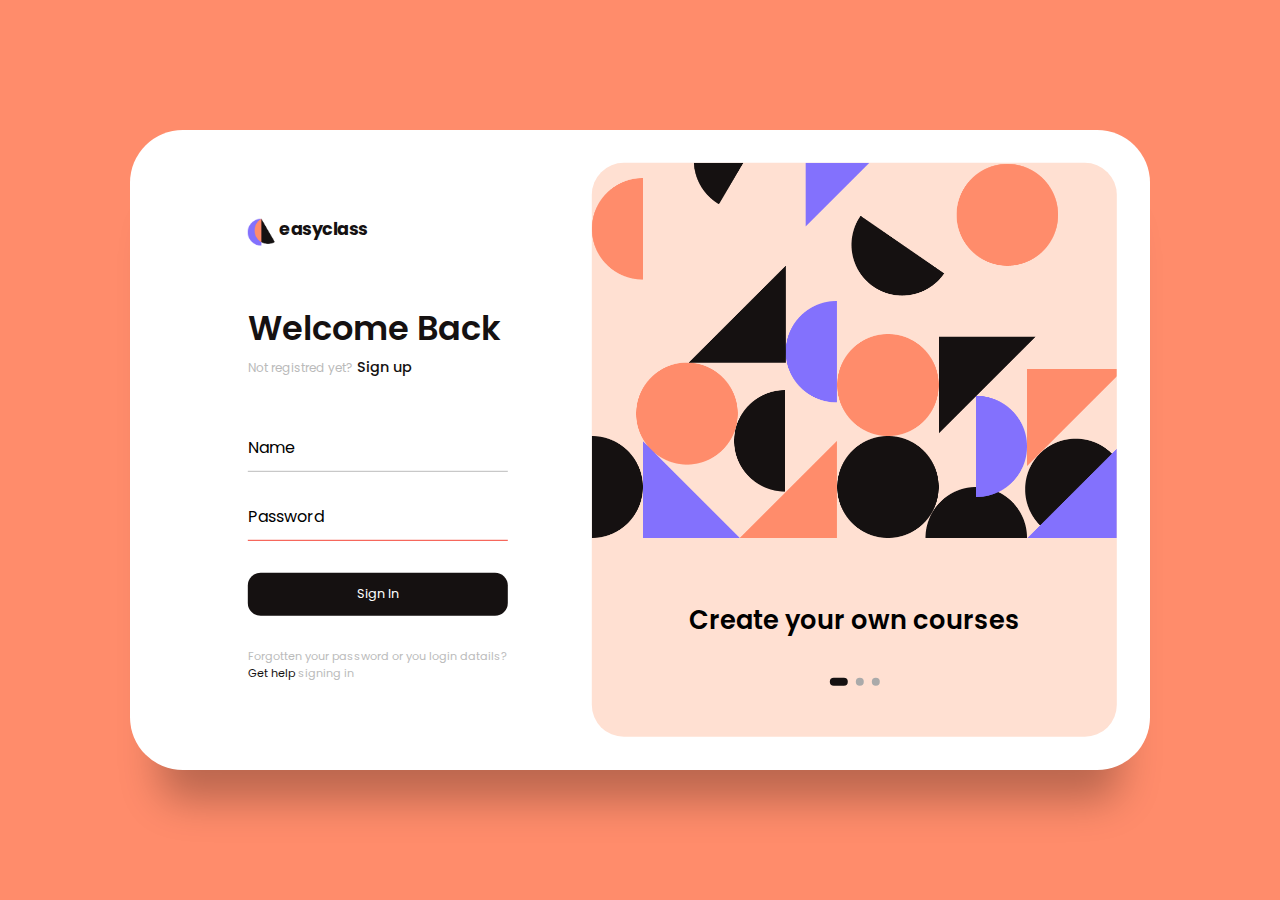
<file: Login page/login.html>
<!DOCTYPE html>
<html lang="en">
  <head>
    <meta charset="UTF-8" />
    <meta http-equiv="X-UA-Compatible" content="IE=edge" />
    <meta name="viewport" content="width=device-width, initial-scale=1.0" />
    <title>Sign in & Sign up Form</title>
    <link rel="stylesheet" href="login.css" />
  </head>
  <body>
    <main>
      <div class="box">
        <div class="inner-box">
          <div class="forms-wrap">
            <form action="index.html" autocomplete="off" class="sign-in-form">
              <div class="logo">
                <img src="./img/logo.png" alt="easyclass" />
                <h4>easyclass</h4>
              </div>

              <div class="heading">
                <h2>Welcome Back</h2>
                <h6>Not registred yet?</h6>
                <a href="#" class="toggle">Sign up</a>
              </div>

              <div class="actual-form">
                <div class="input-wrap">
                  <input
                    type="text"
                    minlength="4"
                    class="input-field"
                    autocomplete="off"
                    required
                  />
                  <label>Name</label>
                </div>

                <div class="input-wrap">
                  <input
                    type="password"
                    minlength="4"
                    class="input-field"
                    autocomplete="off"
                    required
                  />
                  <label>Password</label>
                </div>

                <input type="submit" value="Sign In" class="sign-btn" />

                <p class="text">
                  Forgotten your password or you login datails?
                  <a href="#">Get help</a> signing in
                </p>
              </div>
            </form>

            <form action="index.html" autocomplete="off" class="sign-up-form">
              <div class="logo">
                <img src="./img/logo.png" alt="easyclass" />
                <h4>easyclass</h4>
              </div>

              <div class="heading">
                <h2>Get Started</h2>
                <h6>Already have an account?</h6>
                <a href="#" class="toggle">Sign in</a>
              </div>

              <div class="actual-form">
                <div class="input-wrap">
                  <input
                    type="text"
                    minlength="4"
                    class="input-field"
                    autocomplete="off"
                    required
                  />
                  <label>Name</label>
                </div>

                <div class="input-wrap">
                  <input
                    type="email"
                    class="input-field"
                    autocomplete="off"
                    required
                  />
                  <label>Email</label>
                </div>

                <div class="input-wrap">
                  <input
                    type="password"
                    minlength="4"
                    class="input-field"
                    autocomplete="off"
                    required
                  />
                  <label>Password</label>
                </div>

                <input type="submit" value="Sign Up" class="sign-btn" />

                <p class="text">
                  By signing up, I agree to the
                  <a href="#">Terms of Services</a> and
                  <a href="#">Privacy Policy</a>
                </p>
              </div>
            </form>
          </div>

          <div class="carousel">
            <div class="images-wrapper">
              <img src="./img/image1.png" class="image img-1 show" alt="" />
              <img src="./img/image2.png" class="image img-2" alt="" />
              <img src="./img/image3.png" class="image img-3" alt="" />
            </div>

            <div class="text-slider">
              <div class="text-wrap">
                <div class="text-group">
                  <h2>Create your own courses</h2>
                  <h2>Customize as you like</h2>
                  <h2>Invite students to your class</h2>
                </div>
              </div>

              <div class="bullets">
                <span class="active" data-value="1"></span>
                <span data-value="2"></span>
                <span data-value="3"></span>
              </div>
            </div>
          </div>
        </div>
      </div>
    </main>

    <!-- Javascript file -->

    <script src="login.js"></script>
  </body>
</html>
</file>
<file: Login page/login.css>
@import url("https://fonts.googleapis.com/css2?family=Poppins:wght@200;300;400;500;600;700;800&display=swap");

*,
*::before,
*::after {
  padding: 0;
  margin: 0;
  box-sizing: border-box;
}

body,
input {
  font-family: "Poppins", sans-serif;
}

main {
  width: 100%;
  min-height: 100vh;
  overflow: hidden;
  background-color: #ff8c6b;
  padding: 2rem;
  display: flex;
  align-items: center;
  justify-content: center;
}

.box {
  position: relative;
  width: 100%;
  max-width: 1020px;
  height: 640px;
  background-color: #fff;
  border-radius: 3.3rem;
  box-shadow: 0 60px 40px -30px rgba(0, 0, 0, 0.27);
}

.inner-box {
  position: absolute;
  width: calc(100% - 4.1rem);
  height: calc(100% - 4.1rem);
  top: 50%;
  left: 50%;
  transform: translate(-50%, -50%);
}

.forms-wrap {
  position: absolute;
  height: 100%;
  width: 45%;
  top: 0;
  left: 0;
  display: grid;
  grid-template-columns: 1fr;
  grid-template-rows: 1fr;
  transition: 0.8s ease-in-out;
}

form {
  max-width: 260px;
  width: 100%;
  margin: 0 auto;
  height: 100%;
  display: flex;
  flex-direction: column;
  justify-content: space-evenly;
  grid-column: 1 / 2;
  grid-row: 1 / 2;
  transition: opacity 0.02s 0.4s;
}

form.sign-up-form {
  opacity: 0;
  pointer-events: none;
}

.logo {
  display: flex;
  align-items: center;
}

.logo img {
  width: 27px;
  margin-right: 0.3rem;
  transition: transform 0.3s ease;
}

.logo:hover img {
  transform: rotate(360deg);
}

.logo h4 {
  font-size: 1.1rem;
  margin-top: -9px;
  letter-spacing: -0.5px;
  color: #151111;
}

.heading h2 {
  font-size: 2.1rem;
  font-weight: 600;
  color: #151111;
}

.heading h6 {
  color: #bababa;
  font-weight: 400;
  font-size: 0.75rem;
  display: inline;
}

.toggle {
  color: #151111;
  text-decoration: none;
  font-size: 0.9rem;
  font-weight: 500;
  transition: all 0.3s ease;
  position: relative;
}

.toggle::after {
  content: '';
  position: absolute;
  width: 0;
  height: 2px;
  bottom: -2px;
  left: 0;
  background-color: #151111;
  transition: width 0.3s ease;
}

.toggle:hover::after {
  width: 100%;
}

.toggle:hover {
  color: #8371fd;
}

.input-wrap {
  position: relative;
  height: 37px;
  margin-bottom: 2rem;
  transition: all 0.3s ease;
}

.input-field {
  position: absolute;
  width: 100%;
  height: 100%;
  background: none;
  border: none;
  outline: none;
  border-bottom: 1px solid #bbb;
  padding: 0;
  font-size: 0.95rem;
  color: #151111;
  transition: all 0.3s ease;
}

.input-field.active {
  border-bottom-color: #151111;
  animation: inputFocus 0.3s ease;
}

@keyframes inputFocus {
  0% { transform: scale(1); }
  50% { transform: scale(1.02); }
  100% { transform: scale(1); }
}

.input-field.active + label {
  font-size: 0.75rem;
  top: -2px;
}

.sign-btn {
  display: inline-block;
  width: 100%;
  height: 43px;
  background-color: #151111;
  color: #fff;
  border: none;
  cursor: pointer;
  border-radius: 0.8rem;
  font-size: 0.8rem;
  margin-bottom: 2rem;
  transition: all 0.3s ease;
  position: relative;
  overflow: hidden;
}

.sign-btn:hover {
  background-color: #383838;
  transform: translateY(-2px);
  box-shadow: 0 5px 15px rgba(0, 0, 0, 0.3);
}

.ripple {
  position: absolute;
  background: rgba(255, 255, 255, 0.3);
  border-radius: 50%;
  transform: scale(0);
  animation: ripple 0.6s linear;
  pointer-events: none;
}

@keyframes ripple {
  to {
    transform: scale(4);
    opacity: 0;
  }
}

.input-field[type="email"]:valid,
.input-field[type="password"]:valid {
  border-bottom-color: #4CAF50;
}

.input-field[type="email"]:invalid:not(:placeholder-shown),
.input-field[type="password"]:invalid:not(:placeholder-shown) {
  border-bottom-color: #f44336;
}

.text {
  color: #bbb;
  font-size: 0.7rem;
}

.text a {
  text-decoration: none;
  color: #151111;
  transition: all 0.3s ease;
}

.text a:hover {
  color: #ff8c6b;
}

main.sign-up-mode form.sign-in-form {
  opacity: 0;
  pointer-events: none;
}

main.sign-up-mode form.sign-up-form {
  opacity: 1;
  pointer-events: all;
}

main.sign-up-mode .forms-wrap {
  left: 55%;
}

main.sign-up-mode .carousel {
  left: 0%;
}

.carousel {
  position: absolute;
  height: 100%;
  width: 55%;
  left: 45%;
  top: 0;
  background-color: #ffe0d2;
  border-radius: 2rem;
  display: grid;
  grid-template-rows: auto 1fr;
  padding-bottom: 2rem;
  overflow: hidden;
  transition: 0.8s ease-in-out;
  animation: fadeIn 1s ease;
}

@keyframes fadeIn {
  from { opacity: 0; transform: translateY(20px); }
  to { opacity: 1; transform: translateY(0); }
}

.images-wrapper {
  display: grid;
  grid-template-columns: 1fr;
  grid-template-rows: 1fr;
}

.image {
  width: 100%;
  grid-column: 1/2;
  grid-row: 1/2;
  opacity: 0;
  transition: opacity 0.5s ease-in-out, transform 0.5s ease-in-out;
}

.img-1 {
  transform: translate(0, -50px);
}

.img-2 {
  transform: scale(0.4, 0.5);
}

.img-3 {
  transform: scale(0.3) rotate(-20deg);
}

.image.show {
  opacity: 1;
  transform: none;
  animation: slideIn 0.5s ease-in-out;
}

@keyframes slideIn {
  from {
    opacity: 0;
    transform: translateX(50px);
  }
  to {
    opacity: 1;
    transform: translateX(0);
  }
}

.text-slider {
  display: flex;
  align-items: center;
  justify-content: center;
  flex-direction: column;
}

.text-wrap {
  max-height: 2.2rem;
  overflow: hidden;
  margin-bottom: 2.5rem;
}

.text-group {
  display: flex;
  flex-direction: column;
  text-align: center;
  transform: translateY(0);
  transition: 0.5s;
}

.text-group h2 {
  line-height: 2.2rem;
  font-weight: 600;
  font-size: 1.6rem;
}

.bullets {
  display: flex;
  align-items: center;
  justify-content: center;
}

.bullets span {
  display: block;
  width: 0.5rem;
  height: 0.5rem;
  background-color: #aaa;
  margin: 0 0.25rem;
  border-radius: 50%;
  cursor: pointer;
  transition: all 0.3s ease;
}

.bullets span:hover {
  transform: scale(1.2);
  background-color: #151111;
}

.bullets span.active {
  width: 1.1rem;
  background-color: #151111;
  border-radius: 1rem;
}

.forms-wrap form {
  transform: translateX(0);
  transition: transform 0.6s ease-in-out, opacity 0.5s ease-in-out;
}

.forms-wrap form.sign-up-form {
  transform: translateX(100%);
}

main.sign-up-mode .forms-wrap form.sign-up-form {
  transform: translateX(0%);
}

main.sign-up-mode .forms-wrap form.sign-in-form {
  transform: translateX(-100%);
}

@media (max-width: 850px) {
  .box {
    height: auto;
    max-width: 550px;
    overflow: hidden;
  }

  .inner-box {
    position: static;
    transform: none;
    width: revert;
    height: revert;
    padding: 2rem;
  }

  .forms-wrap {
    position: revert;
    width: 100%;
    height: auto;
  }

  form {
    max-width: revert;
    padding: 1.5rem 2.5rem 2rem;
    transition: transform 0.8s ease-in-out, opacity 0.45s linear;
  }

  .heading {
    margin: 2rem 0;
  }

  form.sign-up-form {
    transform: translateX(100%);
  }

  main.sign-up-mode form.sign-in-form {
    transform: translateX(-100%);
  }

  main.sign-up-mode form.sign-up-form {
    transform: translateX(0%);
  }

  .carousel {
    position: revert;
    height: auto;
    width: 100%;
    padding: 3rem 2rem;
    display: flex;
  }

  .images-wrapper {
    display: none;
  }

  .text-slider {
    width: 100%;
  }
}

@media (max-width: 530px) {
  main {
    padding: 1rem;
  }

  .box {
    border-radius: 2rem;
  }

  .inner-box {
    padding: 1rem;
  }

  .carousel {
    padding: 1.5rem 1rem;
    border-radius: 1.6rem;
  }

  .text-wrap {
    margin-bottom: 1rem;
  }

  .text-group h2 {
    font-size: 1.2rem;
  }

  form {
    padding: 1rem 2rem 1.5rem;
  }
}
</file>
